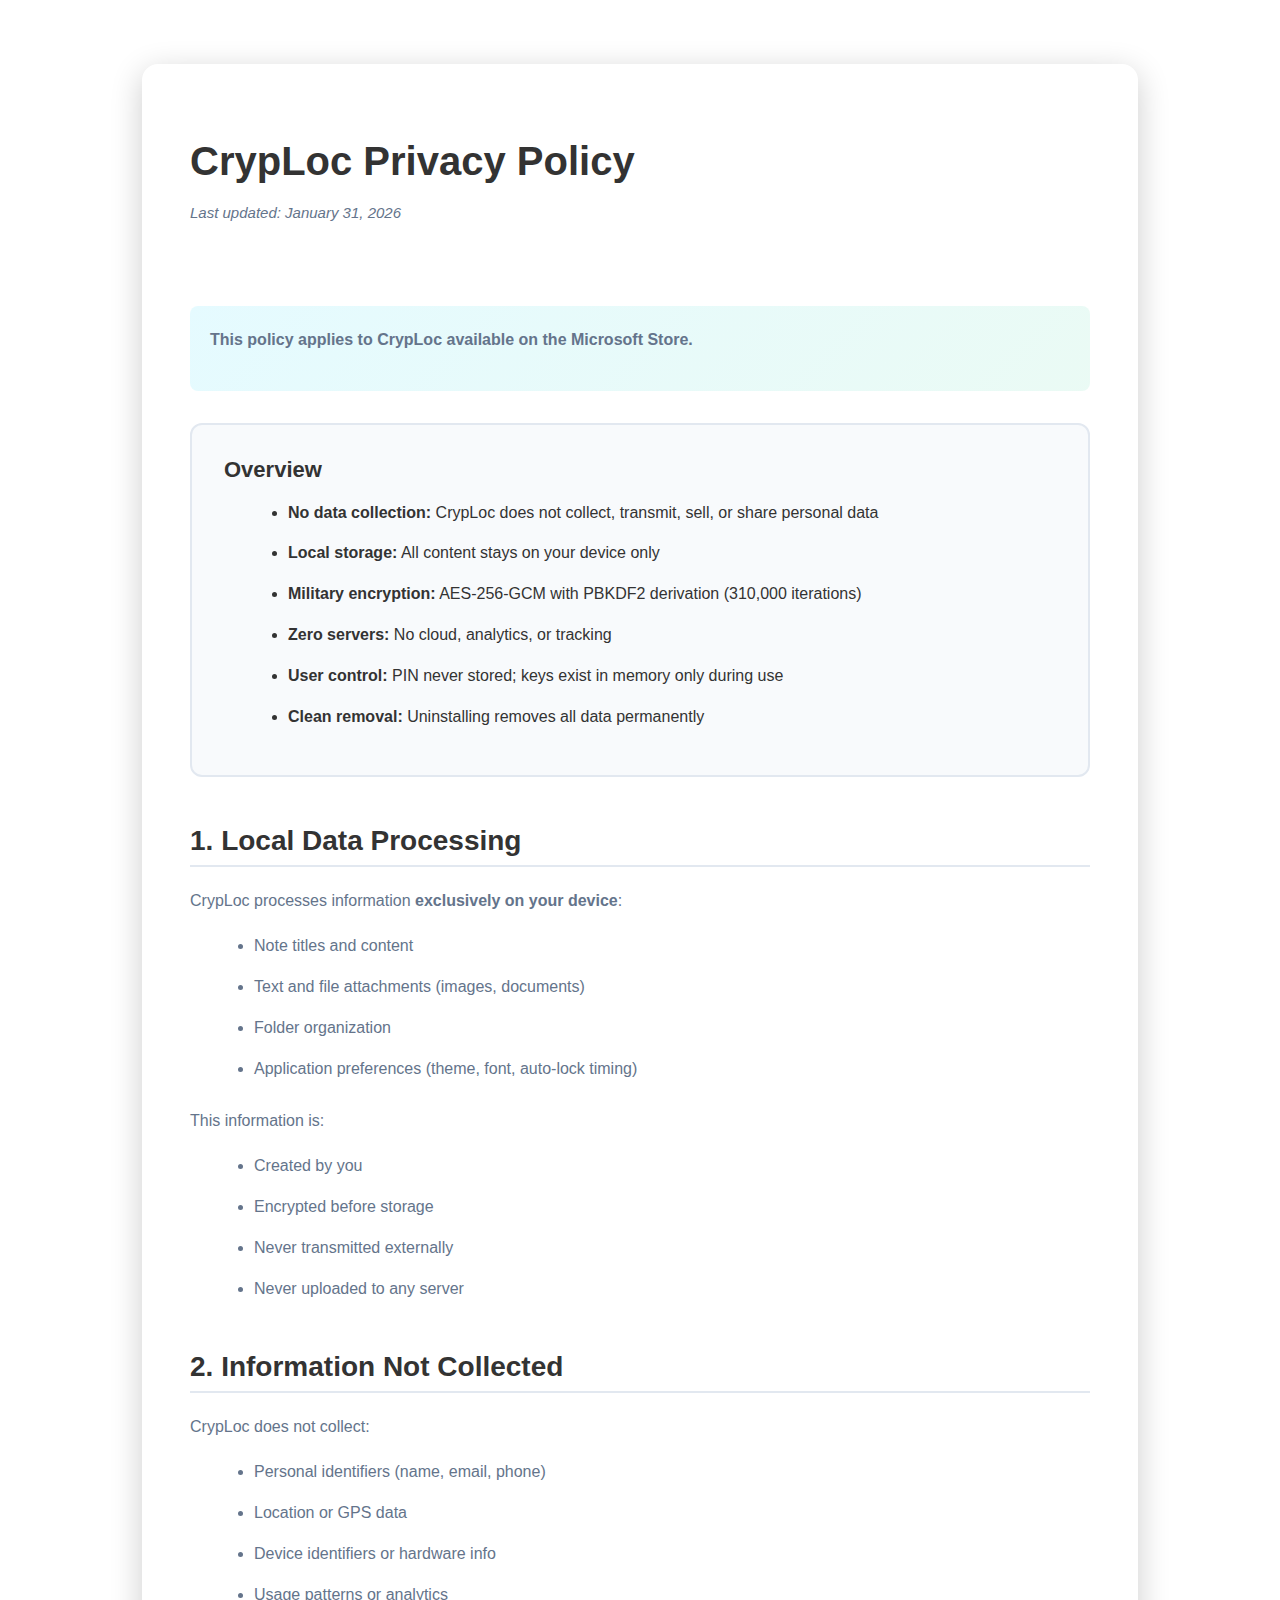
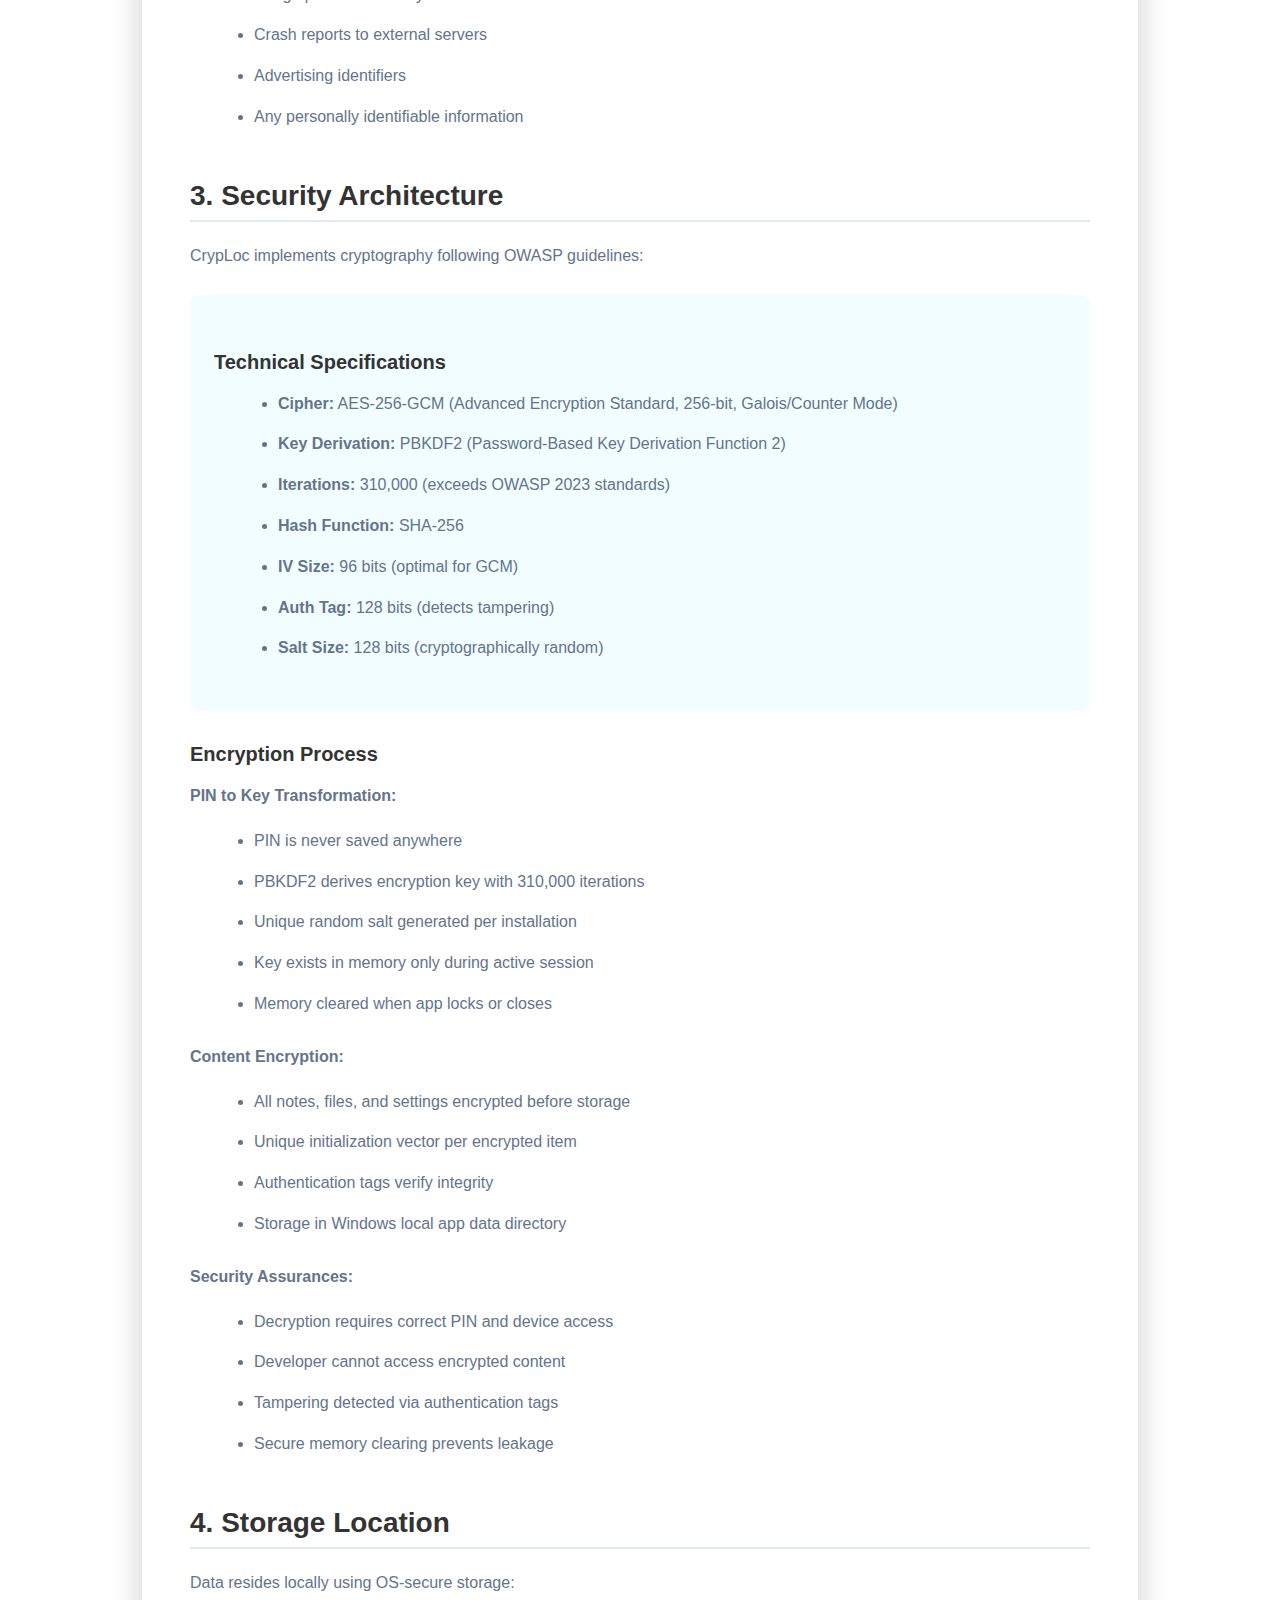
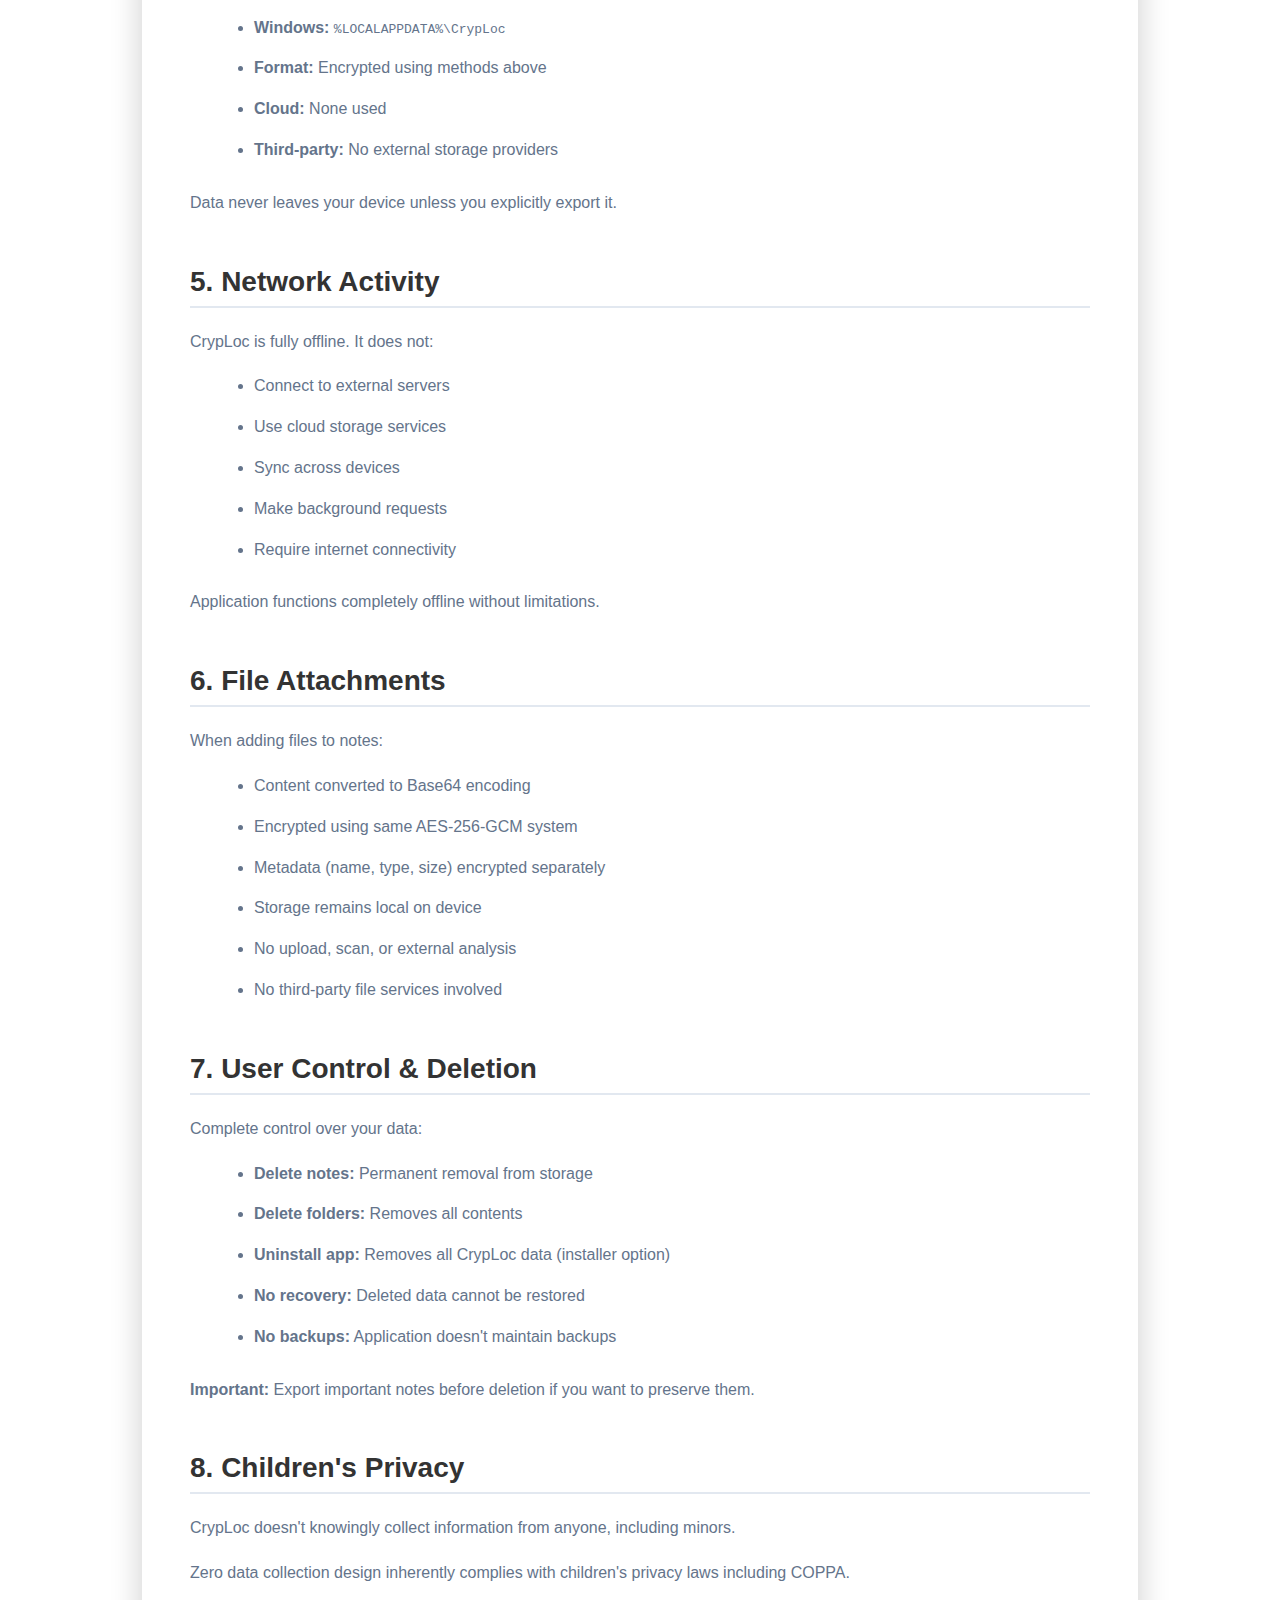
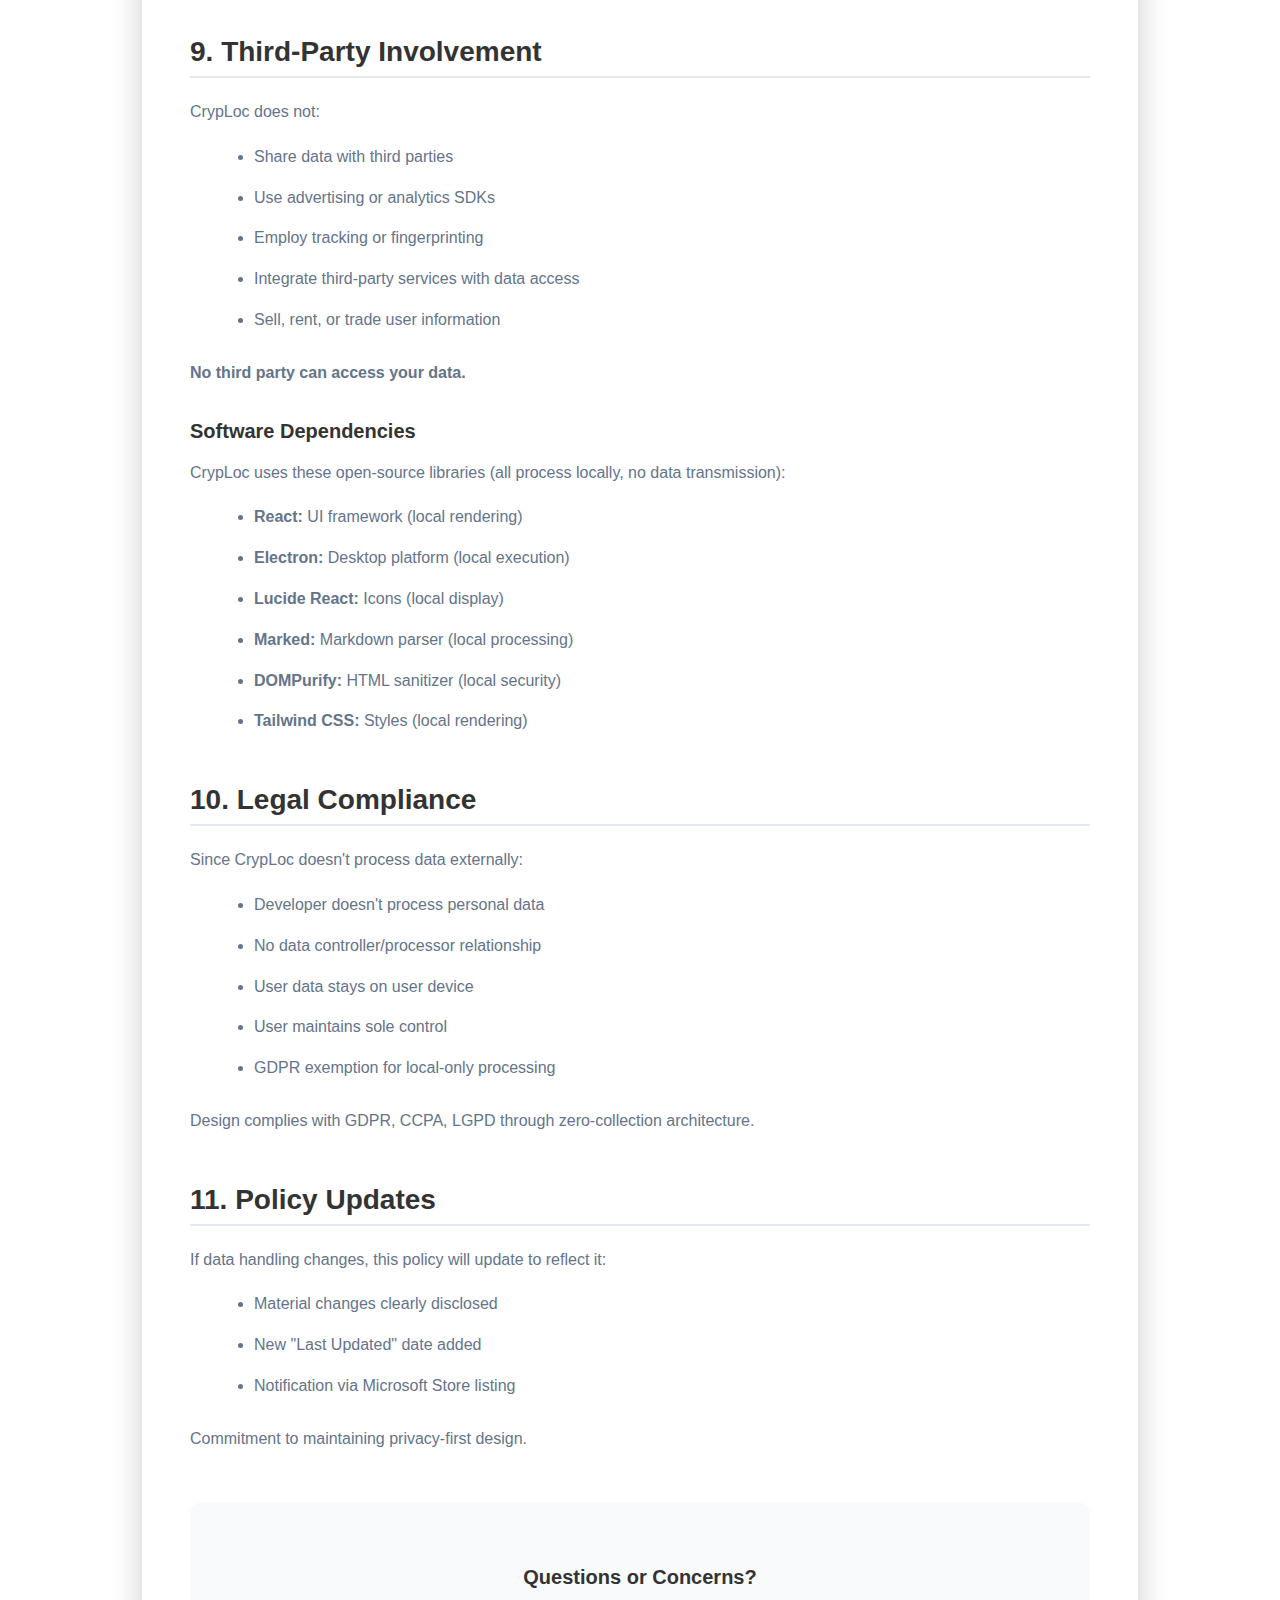
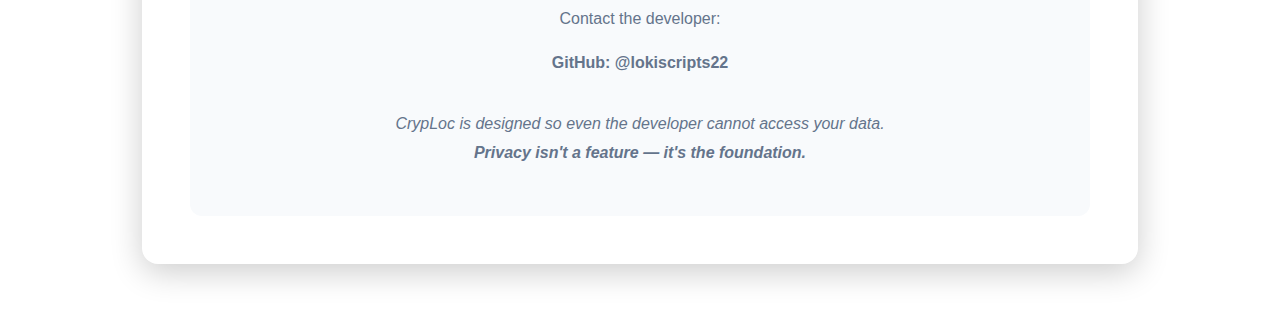
<file: privacy.html>
<!DOCTYPE html>
<html lang="en">
<head>
  <meta charset="UTF-8">
  <meta name="viewport" content="width=device-width, initial-scale=1.0">
  <title>CrypLoc Privacy Policy</title>
  <link rel="stylesheet" href="style.css">
  <style>
    body { background: var(--navy); padding: 0; margin: 0; }
    .document { max-width: 900px; margin: 4rem auto; padding: 3rem; background: white; border-radius: 16px; box-shadow: 0 8px 32px rgba(0, 0, 0, 0.2); color: var(--dark); }
    .intro { border-bottom: 3px solid var(--cyan); padding-bottom: 2rem; margin-bottom: 2rem; }
    .document h1 { color: var(--dark); font-size: 2.5rem; margin-bottom: 0.5rem; }
    .updated { color: #64748b; font-style: italic; font-size: 0.9375rem; }
    .notice { background: linear-gradient(135deg, rgba(0, 212, 255, 0.1), rgba(52, 211, 153, 0.1)); border-left: 4px solid var(--cyan); padding: 1.25rem; margin: 2rem 0; border-radius: 8px; }
    .notice p { margin: 0; color: var(--dark); font-weight: 600; }
    .document h2 { color: var(--cyan); margin-top: 3rem; margin-bottom: 1.25rem; font-size: 1.75rem; padding-bottom: 0.5rem; border-bottom: 2px solid #e2e8f0; }
    .document h3 { color: var(--dark); margin-top: 2rem; margin-bottom: 1rem; font-size: 1.25rem; }
    .document p, .document li { line-height: 1.8; color: #64748b; margin-bottom: 1rem; }
    .document ul { margin-left: 1.5rem; margin-bottom: 1.5rem; }
    .document li { margin-bottom: 0.75rem; }
    .document strong { color: var(--dark); font-weight: 600; }
    .summary { background: #f8fafc; border-radius: 12px; padding: 2rem; margin: 2rem 0; border: 2px solid #e2e8f0; }
    .summary h3 { color: var(--cyan); margin-top: 0; font-size: 1.375rem; }
    .summary ul { margin-bottom: 0; }
    .summary li { color: var(--dark); }
    .specs { background: rgba(0, 212, 255, 0.05); padding: 1.5rem; border-radius: 8px; margin: 1.5rem 0; }
    .specs code { background: rgba(0, 212, 255, 0.1); padding: 0.25rem 0.5rem; border-radius: 4px; font-family: 'Courier New', monospace; font-size: 0.875rem; color: var(--cyan); }
    .return { display: inline-flex; align-items: center; gap: 0.5rem; margin-bottom: 2rem; color: var(--cyan); text-decoration: none; font-weight: 600; transition: all 0.3s; }
    .return:hover { gap: 0.75rem; color: #0ea5e9; }
    .contact { background: #f8fafc; padding: 2rem; border-radius: 12px; margin-top: 3rem; text-align: center; }
    .contact p { margin-bottom: 1rem; }
    .contact a { color: var(--cyan); font-weight: 600; text-decoration: none; }
    .contact a:hover { color: #0ea5e9; text-decoration: underline; }
    @media (max-width: 768px) {
      .document { margin: 3rem 1rem; padding: 2rem 1.5rem; }
      .document h1 { font-size: 2rem; }
      .document h2 { font-size: 1.5rem; }
    }
  </style>
</head>
<body>
<div class="document">
  <div class="intro">
    <h1>CrypLoc Privacy Policy</h1>
    <p class="updated">Last updated: January 31, 2026</p>
  </div>
  
  <div class="notice">
    <p>This policy applies to CrypLoc available on the Microsoft Store.</p>
  </div>

  <div class="summary">
    <h3>Overview</h3>
    <ul>
      <li><strong>No data collection:</strong> CrypLoc does not collect, transmit, sell, or share personal data</li>
      <li><strong>Local storage:</strong> All content stays on your device only</li>
      <li><strong>Military encryption:</strong> AES-256-GCM with PBKDF2 derivation (310,000 iterations)</li>
      <li><strong>Zero servers:</strong> No cloud, analytics, or tracking</li>
      <li><strong>User control:</strong> PIN never stored; keys exist in memory only during use</li>
      <li><strong>Clean removal:</strong> Uninstalling removes all data permanently</li>
    </ul>
  </div>

  <h2>1. Local Data Processing</h2>
  <p>CrypLoc processes information <strong>exclusively on your device</strong>:</p>
  <ul>
    <li>Note titles and content</li>
    <li>Text and file attachments (images, documents)</li>
    <li>Folder organization</li>
    <li>Application preferences (theme, font, auto-lock timing)</li>
  </ul>
  <p>This information is:</p>
  <ul>
    <li>Created by you</li>
    <li>Encrypted before storage</li>
    <li>Never transmitted externally</li>
    <li>Never uploaded to any server</li>
  </ul>

  <h2>2. Information Not Collected</h2>
  <p>CrypLoc does not collect:</p>
  <ul>
    <li>Personal identifiers (name, email, phone)</li>
    <li>Location or GPS data</li>
    <li>Device identifiers or hardware info</li>
    <li>Usage patterns or analytics</li>
    <li>Crash reports to external servers</li>
    <li>Advertising identifiers</li>
    <li>Any personally identifiable information</li>
  </ul>

  <h2>3. Security Architecture</h2>
  <p>CrypLoc implements cryptography following OWASP guidelines:</p>
  
  <div class="specs">
    <h3>Technical Specifications</h3>
    <ul>
      <li><strong>Cipher:</strong> AES-256-GCM (Advanced Encryption Standard, 256-bit, Galois/Counter Mode)</li>
      <li><strong>Key Derivation:</strong> PBKDF2 (Password-Based Key Derivation Function 2)</li>
      <li><strong>Iterations:</strong> 310,000 (exceeds OWASP 2023 standards)</li>
      <li><strong>Hash Function:</strong> SHA-256</li>
      <li><strong>IV Size:</strong> 96 bits (optimal for GCM)</li>
      <li><strong>Auth Tag:</strong> 128 bits (detects tampering)</li>
      <li><strong>Salt Size:</strong> 128 bits (cryptographically random)</li>
    </ul>
  </div>

  <h3>Encryption Process</h3>
  <p><strong>PIN to Key Transformation:</strong></p>
  <ul>
    <li>PIN is never saved anywhere</li>
    <li>PBKDF2 derives encryption key with 310,000 iterations</li>
    <li>Unique random salt generated per installation</li>
    <li>Key exists in memory only during active session</li>
    <li>Memory cleared when app locks or closes</li>
  </ul>

  <p><strong>Content Encryption:</strong></p>
  <ul>
    <li>All notes, files, and settings encrypted before storage</li>
    <li>Unique initialization vector per encrypted item</li>
    <li>Authentication tags verify integrity</li>
    <li>Storage in Windows local app data directory</li>
  </ul>

  <p><strong>Security Assurances:</strong></p>
  <ul>
    <li>Decryption requires correct PIN and device access</li>
    <li>Developer cannot access encrypted content</li>
    <li>Tampering detected via authentication tags</li>
    <li>Secure memory clearing prevents leakage</li>
  </ul>

  <h2>4. Storage Location</h2>
  <p>Data resides locally using OS-secure storage:</p>
  <ul>
    <li><strong>Windows:</strong> <code>%LOCALAPPDATA%\CrypLoc</code></li>
    <li><strong>Format:</strong> Encrypted using methods above</li>
    <li><strong>Cloud:</strong> None used</li>
    <li><strong>Third-party:</strong> No external storage providers</li>
  </ul>
  <p>Data never leaves your device unless you explicitly export it.</p>

  <h2>5. Network Activity</h2>
  <p>CrypLoc is fully offline. It does not:</p>
  <ul>
    <li>Connect to external servers</li>
    <li>Use cloud storage services</li>
    <li>Sync across devices</li>
    <li>Make background requests</li>
    <li>Require internet connectivity</li>
  </ul>
  <p>Application functions completely offline without limitations.</p>

  <h2>6. File Attachments</h2>
  <p>When adding files to notes:</p>
  <ul>
    <li>Content converted to Base64 encoding</li>
    <li>Encrypted using same AES-256-GCM system</li>
    <li>Metadata (name, type, size) encrypted separately</li>
    <li>Storage remains local on device</li>
    <li>No upload, scan, or external analysis</li>
    <li>No third-party file services involved</li>
  </ul>

  <h2>7. User Control & Deletion</h2>
  <p>Complete control over your data:</p>
  <ul>
    <li><strong>Delete notes:</strong> Permanent removal from storage</li>
    <li><strong>Delete folders:</strong> Removes all contents</li>
    <li><strong>Uninstall app:</strong> Removes all CrypLoc data (installer option)</li>
    <li><strong>No recovery:</strong> Deleted data cannot be restored</li>
    <li><strong>No backups:</strong> Application doesn't maintain backups</li>
  </ul>
  <p><strong>Important:</strong> Export important notes before deletion if you want to preserve them.</p>

  <h2>8. Children's Privacy</h2>
  <p>CrypLoc doesn't knowingly collect information from anyone, including minors.</p>
  <p>Zero data collection design inherently complies with children's privacy laws including COPPA.</p>

  <h2>9. Third-Party Involvement</h2>
  <p>CrypLoc does not:</p>
  <ul>
    <li>Share data with third parties</li>
    <li>Use advertising or analytics SDKs</li>
    <li>Employ tracking or fingerprinting</li>
    <li>Integrate third-party services with data access</li>
    <li>Sell, rent, or trade user information</li>
  </ul>
  <p><strong>No third party can access your data.</strong></p>

  <h3>Software Dependencies</h3>
  <p>CrypLoc uses these open-source libraries (all process locally, no data transmission):</p>
  <ul>
    <li><strong>React:</strong> UI framework (local rendering)</li>
    <li><strong>Electron:</strong> Desktop platform (local execution)</li>
    <li><strong>Lucide React:</strong> Icons (local display)</li>
    <li><strong>Marked:</strong> Markdown parser (local processing)</li>
    <li><strong>DOMPurify:</strong> HTML sanitizer (local security)</li>
    <li><strong>Tailwind CSS:</strong> Styles (local rendering)</li>
  </ul>

  <h2>10. Legal Compliance</h2>
  <p>Since CrypLoc doesn't process data externally:</p>
  <ul>
    <li>Developer doesn't process personal data</li>
    <li>No data controller/processor relationship</li>
    <li>User data stays on user device</li>
    <li>User maintains sole control</li>
    <li>GDPR exemption for local-only processing</li>
  </ul>
  <p>Design complies with GDPR, CCPA, LGPD through zero-collection architecture.</p>

  <h2>11. Policy Updates</h2>
  <p>If data handling changes, this policy will update to reflect it:</p>
  <ul>
    <li>Material changes clearly disclosed</li>
    <li>New "Last Updated" date added</li>
    <li>Notification via Microsoft Store listing</li>
  </ul>
  <p>Commitment to maintaining privacy-first design.</p>

  <div class="contact">
    <h3>Questions or Concerns?</h3>
    <p>Contact the developer:</p>
    <p><a href="https://github.com/lokiscripts22" target="_blank">GitHub: @lokiscripts22</a></p>
    <p style="margin-top: 2rem; font-style: italic; color: #64748b;">
      CrypLoc is designed so even the developer cannot access your data.<br>
      <strong style="color: var(--cyan);">Privacy isn't a feature — it's the foundation.</strong>
    </p>
  </div>
</div>
</body>
</html>
</file>
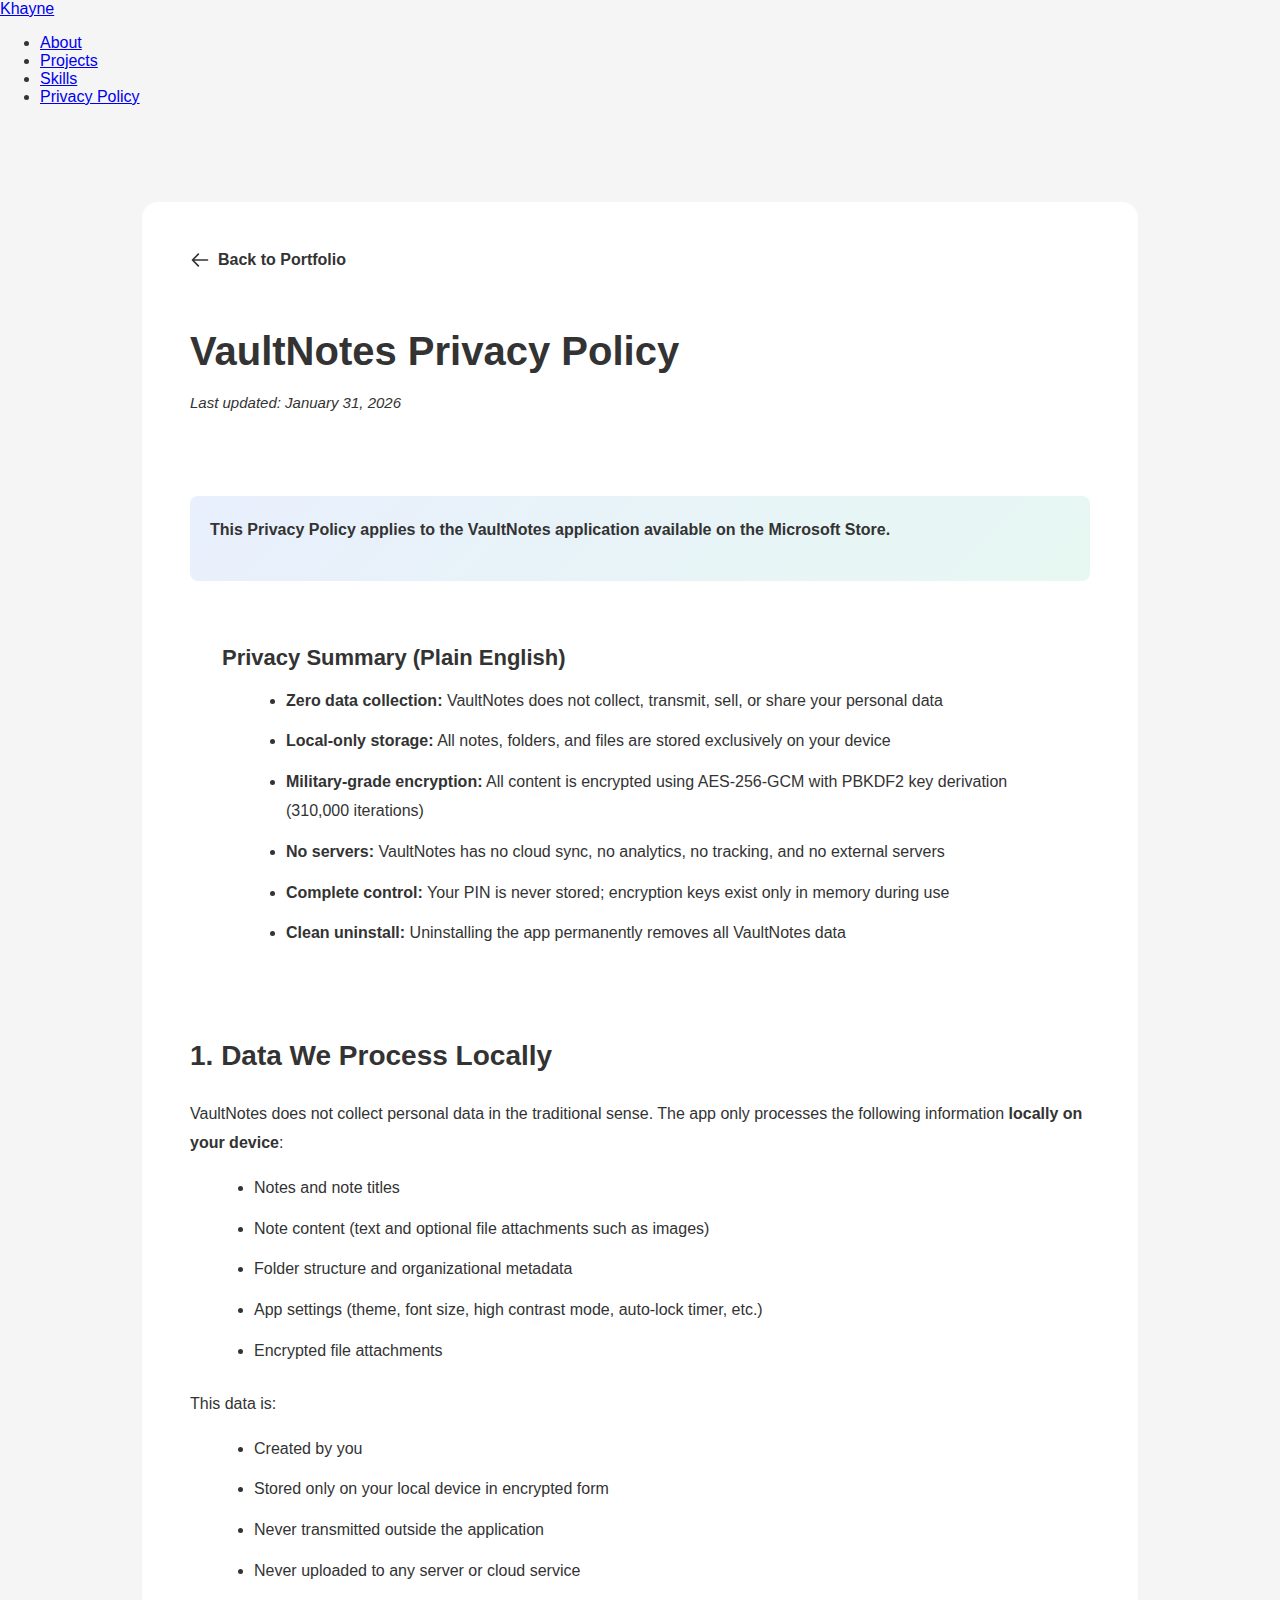
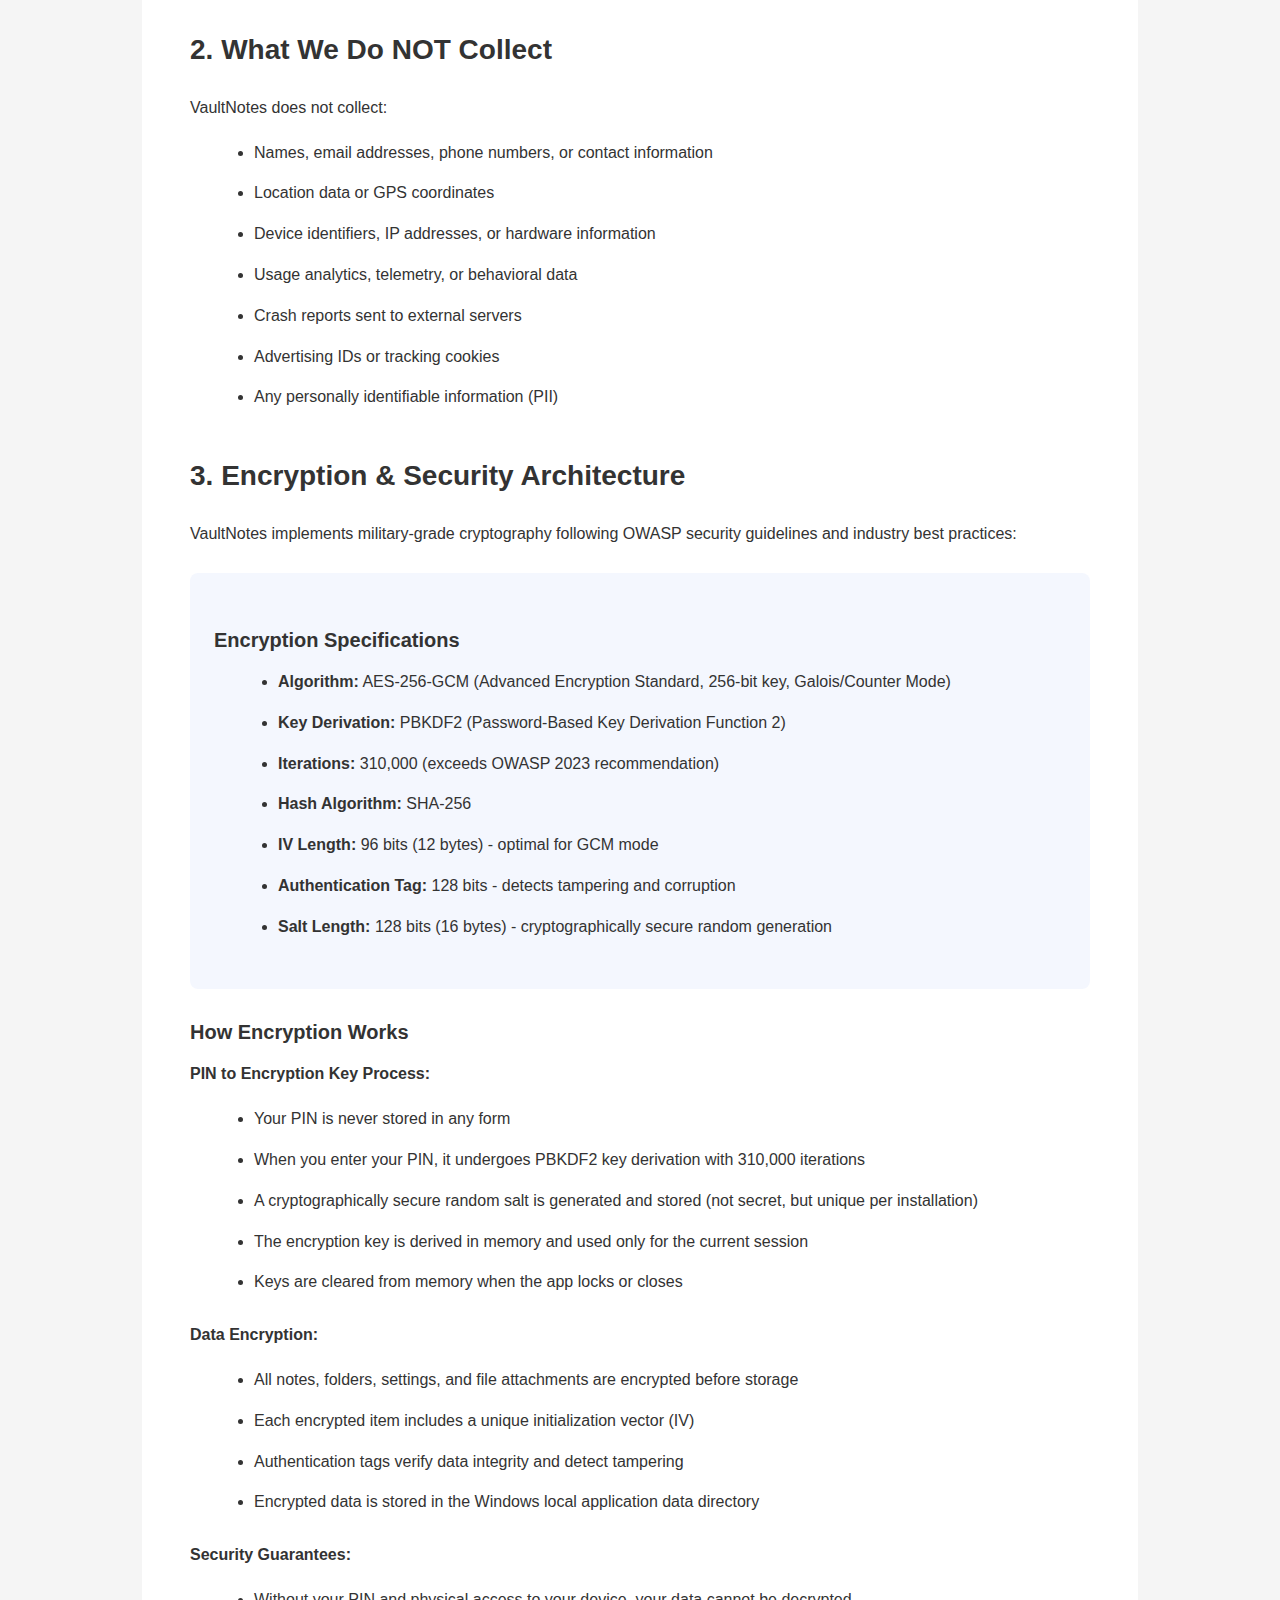
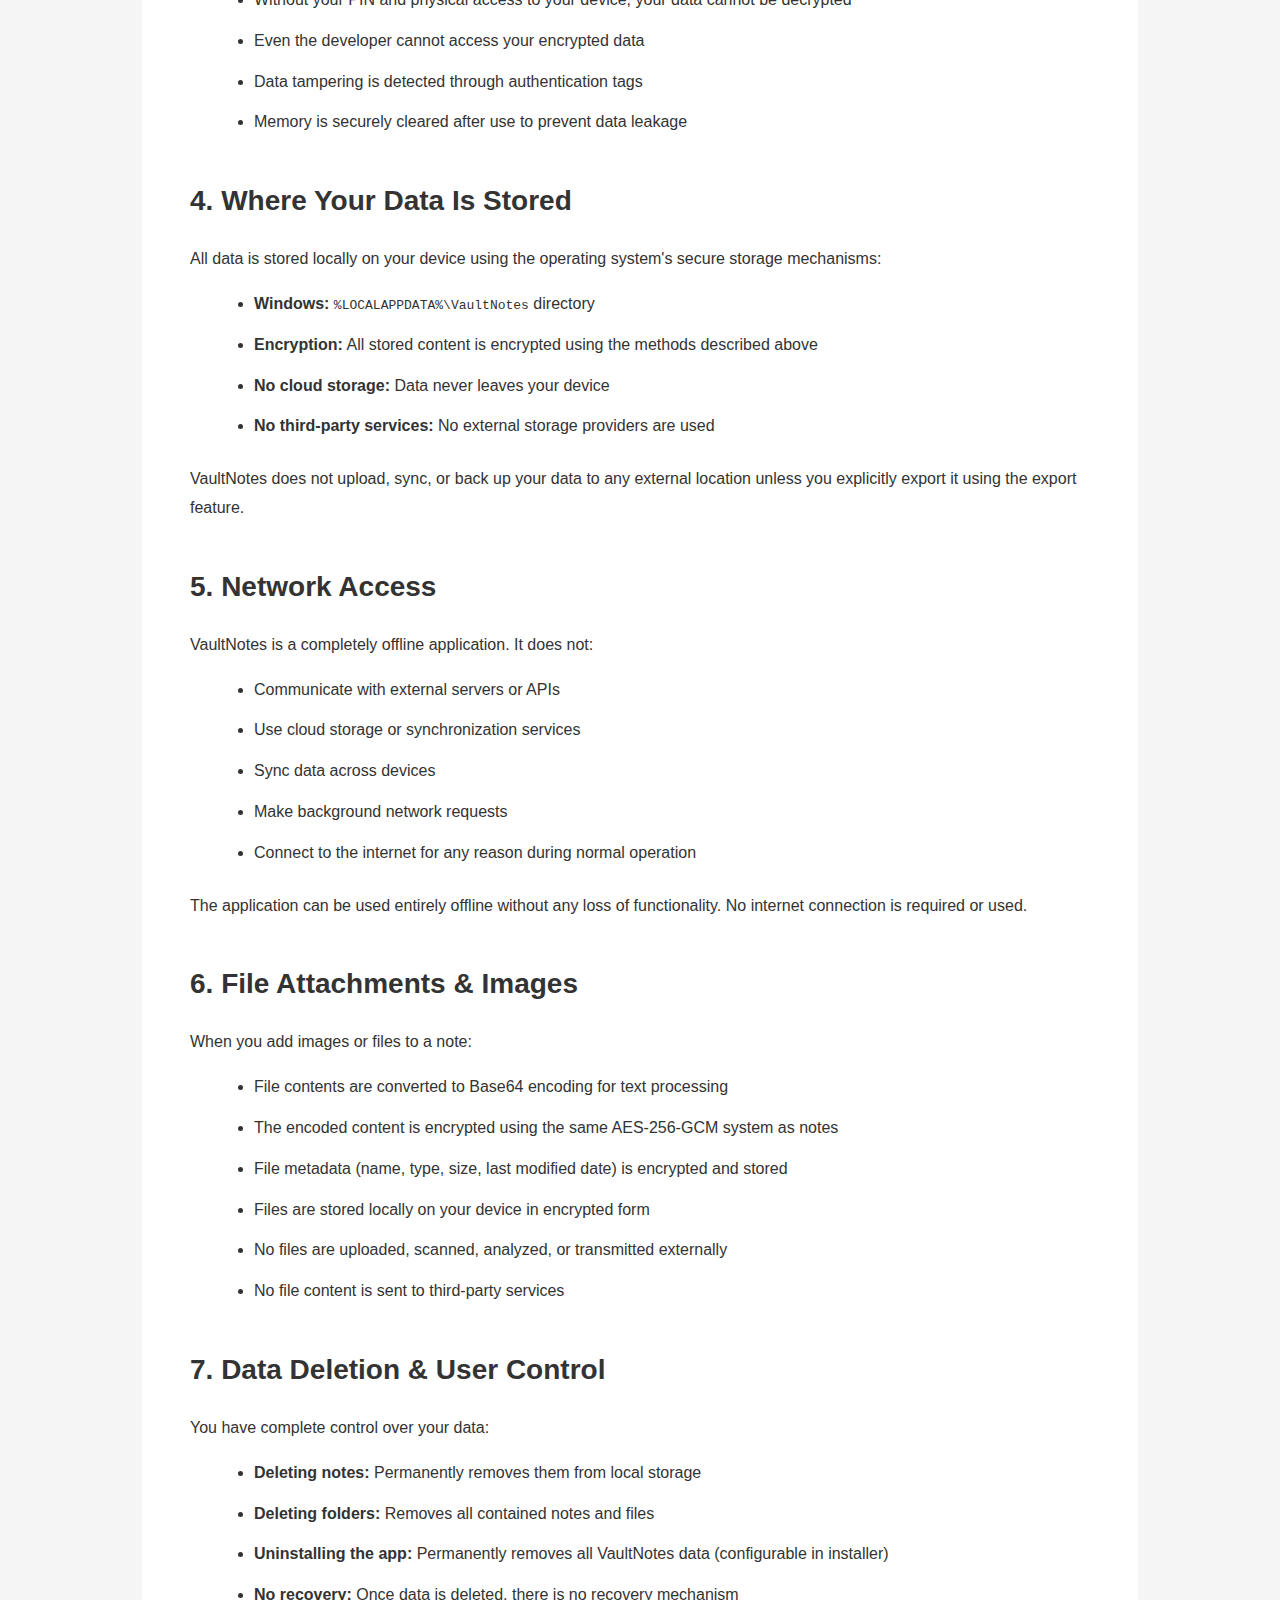
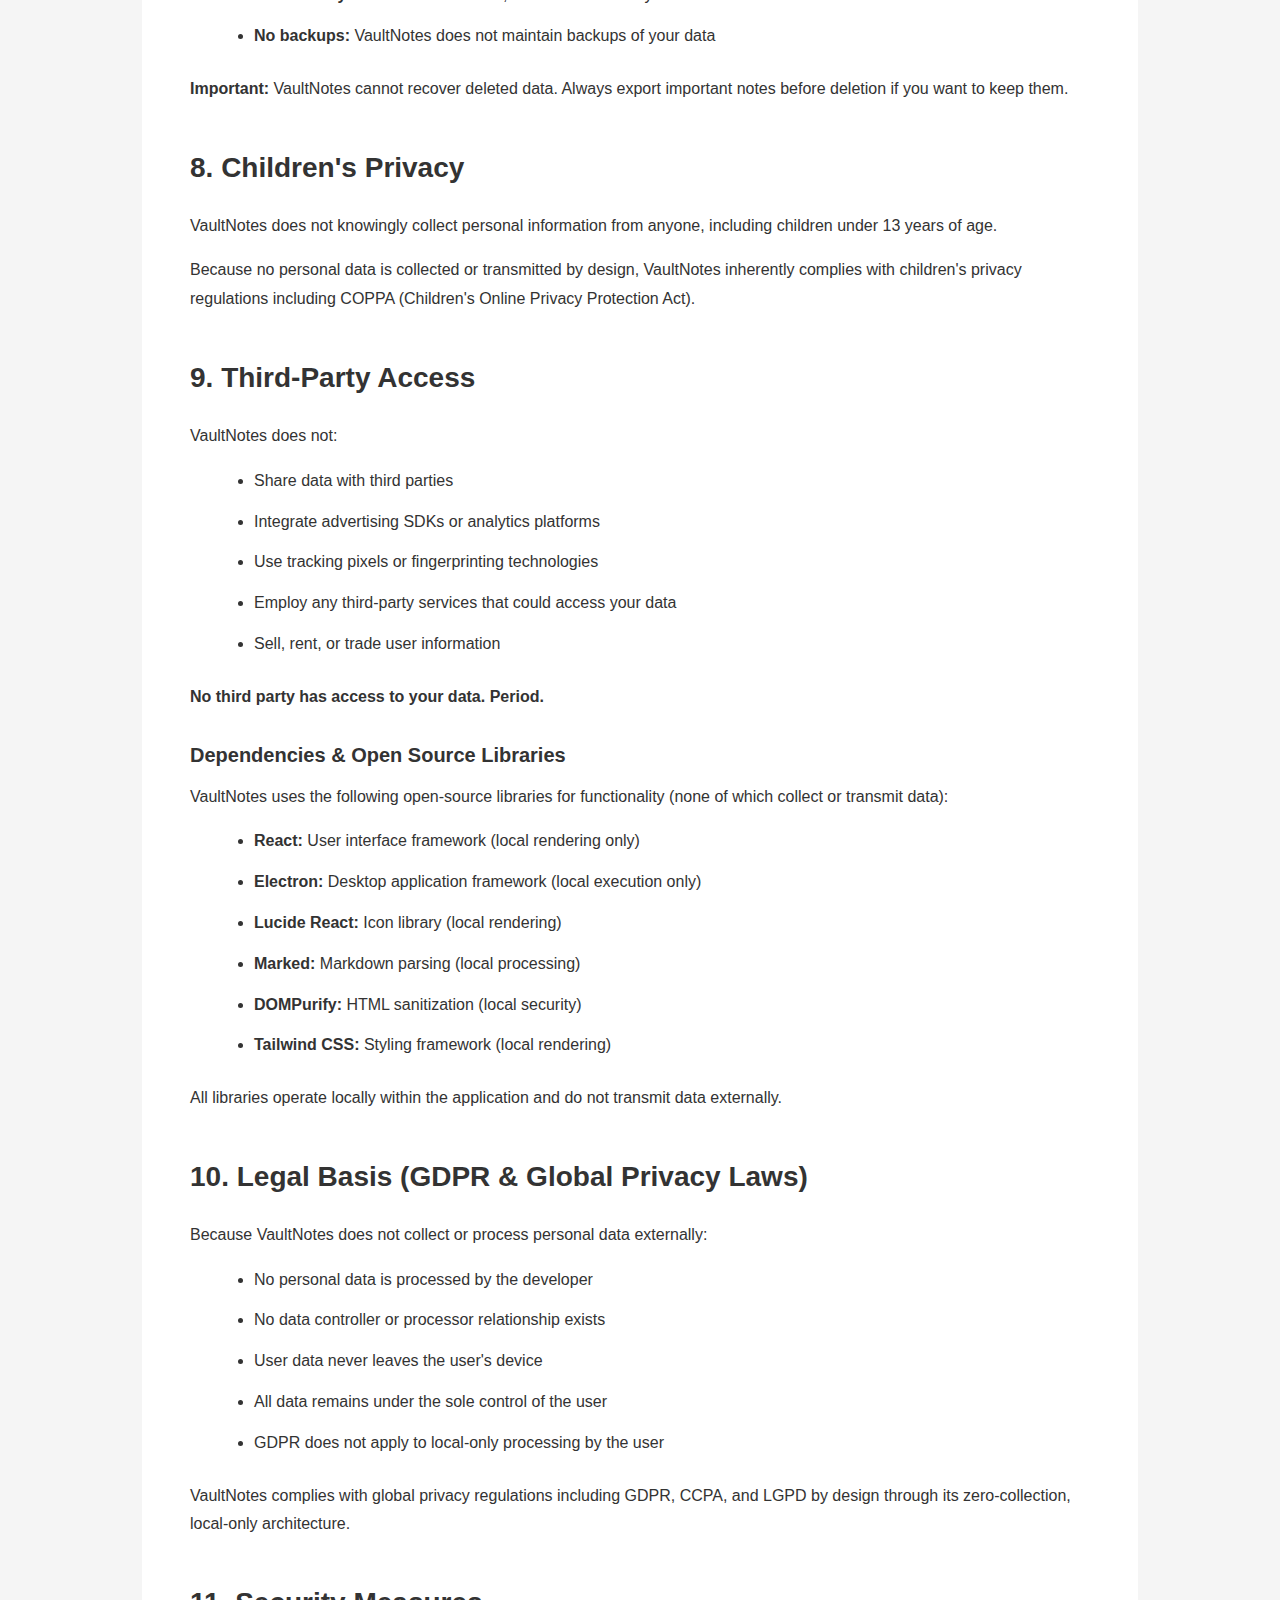
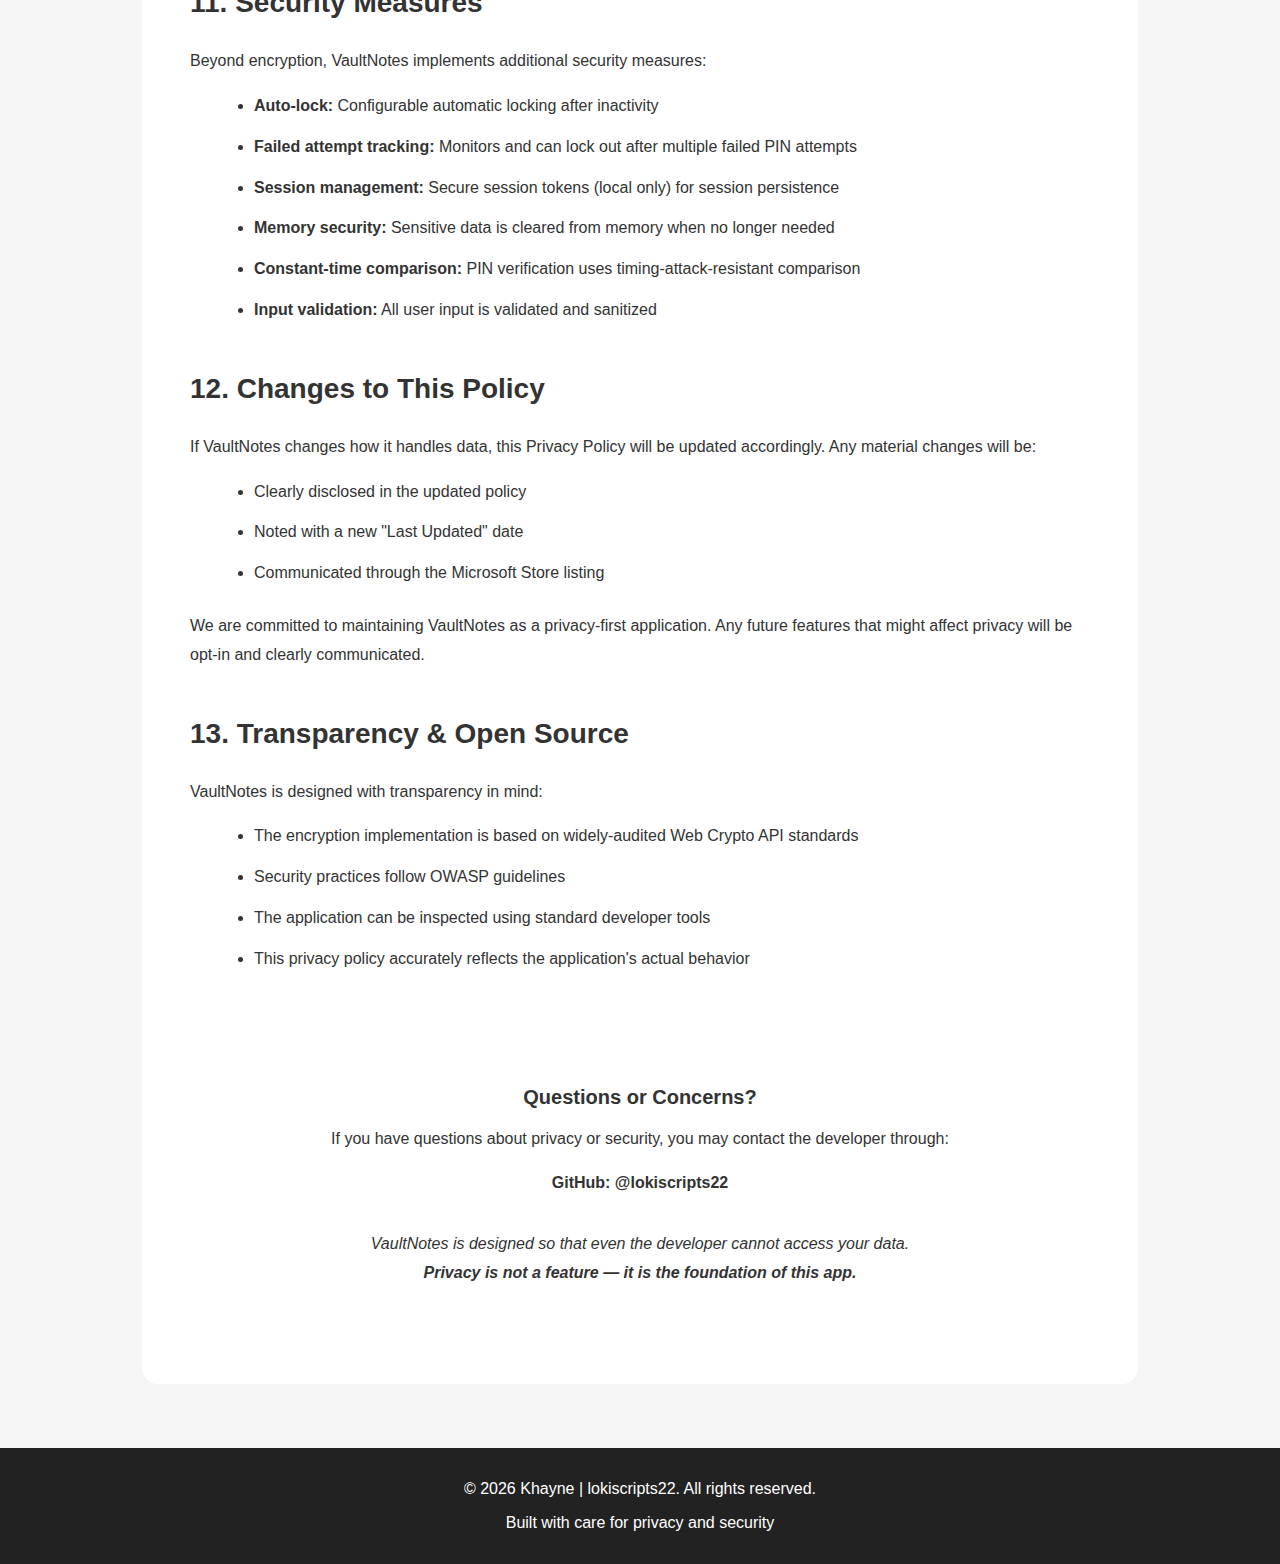
<file: Privacy.html>
<!DOCTYPE html>
<html lang="en">
<head>
  <meta charset="UTF-8" />
  <meta name="viewport" content="width=device-width, initial-scale=1.0" />
  <title>Privacy Policy | VaultNotes</title>
  <meta name="description" content="Privacy Policy for VaultNotes - A privacy-first encrypted notes application" />
  <link rel="stylesheet" href="style.css" />
  <style>
    .privacy-container {
      max-width: 900px;
      margin: 6rem auto 4rem;
      padding: 3rem;
      background: white;
      border-radius: 16px;
      box-shadow: var(--shadow-lg);
    }
    
    .privacy-header {
      border-bottom: 3px solid var(--primary-color);
      padding-bottom: 2rem;
      margin-bottom: 2rem;
    }
    
    .privacy-container h1 {
      color: var(--text-dark);
      font-size: 2.5rem;
      margin-bottom: 0.5rem;
    }
    
    .last-updated {
      color: var(--text-light);
      font-style: italic;
      font-size: 0.9375rem;
    }
    
    .app-notice {
      background: linear-gradient(135deg, rgba(37, 99, 235, 0.1), rgba(16, 185, 129, 0.1));
      border-left: 4px solid var(--primary-color);
      padding: 1.25rem;
      margin: 2rem 0;
      border-radius: 8px;
    }
    
    .app-notice p {
      margin: 0;
      color: var(--text-dark);
      font-weight: 600;
    }
    
    .privacy-container h2 {
      color: var(--primary-color);
      margin-top: 3rem;
      margin-bottom: 1.25rem;
      font-size: 1.75rem;
      padding-bottom: 0.5rem;
      border-bottom: 2px solid var(--border-color);
    }
    
    .privacy-container h3 {
      color: var(--text-dark);
      margin-top: 2rem;
      margin-bottom: 1rem;
      font-size: 1.25rem;
    }
    
    .privacy-container p,
    .privacy-container li {
      line-height: 1.8;
      color: var(--text-light);
      margin-bottom: 1rem;
    }
    
    .privacy-container ul {
      margin-left: 1.5rem;
      margin-bottom: 1.5rem;
    }
    
    .privacy-container li {
      margin-bottom: 0.75rem;
    }
    
    .privacy-container strong {
      color: var(--text-dark);
      font-weight: 600;
    }
    
    .summary-box {
      background: var(--light-bg);
      border-radius: 12px;
      padding: 2rem;
      margin: 2rem 0;
      border: 2px solid var(--border-color);
    }
    
    .summary-box h3 {
      color: var(--primary-color);
      margin-top: 0;
      font-size: 1.375rem;
    }
    
    .summary-box ul {
      margin-bottom: 0;
    }
    
    .summary-box li {
      color: var(--text-dark);
    }
    
    .tech-specs {
      background: rgba(37, 99, 235, 0.05);
      padding: 1.5rem;
      border-radius: 8px;
      margin: 1.5rem 0;
    }
    
    .tech-specs code {
      background: rgba(37, 99, 235, 0.1);
      padding: 0.25rem 0.5rem;
      border-radius: 4px;
      font-family: 'Courier New', monospace;
      font-size: 0.875rem;
      color: var(--primary-color);
    }
    
    .back-link {
      display: inline-flex;
      align-items: center;
      gap: 0.5rem;
      margin-bottom: 2rem;
      color: var(--primary-color);
      text-decoration: none;
      font-weight: 600;
      transition: var(--transition);
    }
    
    .back-link:hover {
      gap: 0.75rem;
      color: var(--primary-dark);
    }
    
    .contact-section {
      background: var(--light-bg);
      padding: 2rem;
      border-radius: 12px;
      margin-top: 3rem;
      text-align: center;
    }
    
    .contact-section p {
      margin-bottom: 1rem;
    }
    
    .contact-section a {
      color: var(--primary-color);
      font-weight: 600;
      text-decoration: none;
    }
    
    .contact-section a:hover {
      color: var(--primary-dark);
      text-decoration: underline;
    }
    
    @media (max-width: 768px) {
      .privacy-container {
        margin: 5rem 1rem 2rem;
        padding: 2rem 1.5rem;
      }
      
      .privacy-container h1 {
        font-size: 2rem;
      }
      
      .privacy-container h2 {
        font-size: 1.5rem;
      }
    }
  </style>
</head>

<body>

<!-- Navigation -->
<nav class="navbar">
  <div class="nav-container">
    <a href="index.html" class="nav-logo">Khayne</a>
    <ul class="nav-menu">
      <li><a href="index.html#about" class="nav-link">About</a></li>
      <li><a href="index.html#projects" class="nav-link">Projects</a></li>
      <li><a href="index.html#skills" class="nav-link">Skills</a></li>
      <li><a href="privacy.html" class="nav-link">Privacy Policy</a></li>
    </ul>
  </div>
</nav>

<div class="privacy-container">
  <a href="index.html" class="back-link">
    <svg width="20" height="20" fill="none" stroke="currentColor" viewBox="0 0 24 24">
      <path stroke-linecap="round" stroke-linejoin="round" stroke-width="2" d="M10 19l-7-7m0 0l7-7m-7 7h18"/>
    </svg>
    Back to Portfolio
  </a>
  
  <div class="privacy-header">
    <h1>VaultNotes Privacy Policy</h1>
    <p class="last-updated">Last updated: January 31, 2026</p>
  </div>
  
  <div class="app-notice">
    <p>This Privacy Policy applies to the VaultNotes application available on the Microsoft Store.</p>
  </div>

  <div class="summary-box">
    <h3>Privacy Summary (Plain English)</h3>
    <ul>
      <li><strong>Zero data collection:</strong> VaultNotes does not collect, transmit, sell, or share your personal data</li>
      <li><strong>Local-only storage:</strong> All notes, folders, and files are stored exclusively on your device</li>
      <li><strong>Military-grade encryption:</strong> All content is encrypted using AES-256-GCM with PBKDF2 key derivation (310,000 iterations)</li>
      <li><strong>No servers:</strong> VaultNotes has no cloud sync, no analytics, no tracking, and no external servers</li>
      <li><strong>Complete control:</strong> Your PIN is never stored; encryption keys exist only in memory during use</li>
      <li><strong>Clean uninstall:</strong> Uninstalling the app permanently removes all VaultNotes data</li>
    </ul>
  </div>

  <h2>1. Data We Process Locally</h2>
  <p>VaultNotes does not collect personal data in the traditional sense. The app only processes the following information <strong>locally on your device</strong>:</p>
  <ul>
    <li>Notes and note titles</li>
    <li>Note content (text and optional file attachments such as images)</li>
    <li>Folder structure and organizational metadata</li>
    <li>App settings (theme, font size, high contrast mode, auto-lock timer, etc.)</li>
    <li>Encrypted file attachments</li>
  </ul>
  <p>This data is:</p>
  <ul>
    <li>Created by you</li>
    <li>Stored only on your local device in encrypted form</li>
    <li>Never transmitted outside the application</li>
    <li>Never uploaded to any server or cloud service</li>
  </ul>

  <h2>2. What We Do NOT Collect</h2>
  <p>VaultNotes does not collect:</p>
  <ul>
    <li>Names, email addresses, phone numbers, or contact information</li>
    <li>Location data or GPS coordinates</li>
    <li>Device identifiers, IP addresses, or hardware information</li>
    <li>Usage analytics, telemetry, or behavioral data</li>
    <li>Crash reports sent to external servers</li>
    <li>Advertising IDs or tracking cookies</li>
    <li>Any personally identifiable information (PII)</li>
  </ul>

  <h2>3. Encryption & Security Architecture</h2>
  <p>VaultNotes implements military-grade cryptography following OWASP security guidelines and industry best practices:</p>
  
  <div class="tech-specs">
    <h3>Encryption Specifications</h3>
    <ul>
      <li><strong>Algorithm:</strong> AES-256-GCM (Advanced Encryption Standard, 256-bit key, Galois/Counter Mode)</li>
      <li><strong>Key Derivation:</strong> PBKDF2 (Password-Based Key Derivation Function 2)</li>
      <li><strong>Iterations:</strong> 310,000 (exceeds OWASP 2023 recommendation)</li>
      <li><strong>Hash Algorithm:</strong> SHA-256</li>
      <li><strong>IV Length:</strong> 96 bits (12 bytes) - optimal for GCM mode</li>
      <li><strong>Authentication Tag:</strong> 128 bits - detects tampering and corruption</li>
      <li><strong>Salt Length:</strong> 128 bits (16 bytes) - cryptographically secure random generation</li>
    </ul>
  </div>

  <h3>How Encryption Works</h3>
  <p><strong>PIN to Encryption Key Process:</strong></p>
  <ul>
    <li>Your PIN is never stored in any form</li>
    <li>When you enter your PIN, it undergoes PBKDF2 key derivation with 310,000 iterations</li>
    <li>A cryptographically secure random salt is generated and stored (not secret, but unique per installation)</li>
    <li>The encryption key is derived in memory and used only for the current session</li>
    <li>Keys are cleared from memory when the app locks or closes</li>
  </ul>

  <p><strong>Data Encryption:</strong></p>
  <ul>
    <li>All notes, folders, settings, and file attachments are encrypted before storage</li>
    <li>Each encrypted item includes a unique initialization vector (IV)</li>
    <li>Authentication tags verify data integrity and detect tampering</li>
    <li>Encrypted data is stored in the Windows local application data directory</li>
  </ul>

  <p><strong>Security Guarantees:</strong></p>
  <ul>
    <li>Without your PIN and physical access to your device, your data cannot be decrypted</li>
    <li>Even the developer cannot access your encrypted data</li>
    <li>Data tampering is detected through authentication tags</li>
    <li>Memory is securely cleared after use to prevent data leakage</li>
  </ul>

  <h2>4. Where Your Data Is Stored</h2>
  <p>All data is stored locally on your device using the operating system's secure storage mechanisms:</p>
  <ul>
    <li><strong>Windows:</strong> <code>%LOCALAPPDATA%\VaultNotes</code> directory</li>
    <li><strong>Encryption:</strong> All stored content is encrypted using the methods described above</li>
    <li><strong>No cloud storage:</strong> Data never leaves your device</li>
    <li><strong>No third-party services:</strong> No external storage providers are used</li>
  </ul>
  <p>VaultNotes does not upload, sync, or back up your data to any external location unless you explicitly export it using the export feature.</p>

  <h2>5. Network Access</h2>
  <p>VaultNotes is a completely offline application. It does not:</p>
  <ul>
    <li>Communicate with external servers or APIs</li>
    <li>Use cloud storage or synchronization services</li>
    <li>Sync data across devices</li>
    <li>Make background network requests</li>
    <li>Connect to the internet for any reason during normal operation</li>
  </ul>
  <p>The application can be used entirely offline without any loss of functionality. No internet connection is required or used.</p>

  <h2>6. File Attachments & Images</h2>
  <p>When you add images or files to a note:</p>
  <ul>
    <li>File contents are converted to Base64 encoding for text processing</li>
    <li>The encoded content is encrypted using the same AES-256-GCM system as notes</li>
    <li>File metadata (name, type, size, last modified date) is encrypted and stored</li>
    <li>Files are stored locally on your device in encrypted form</li>
    <li>No files are uploaded, scanned, analyzed, or transmitted externally</li>
    <li>No file content is sent to third-party services</li>
  </ul>

  <h2>7. Data Deletion & User Control</h2>
  <p>You have complete control over your data:</p>
  <ul>
    <li><strong>Deleting notes:</strong> Permanently removes them from local storage</li>
    <li><strong>Deleting folders:</strong> Removes all contained notes and files</li>
    <li><strong>Uninstalling the app:</strong> Permanently removes all VaultNotes data (configurable in installer)</li>
    <li><strong>No recovery:</strong> Once data is deleted, there is no recovery mechanism</li>
    <li><strong>No backups:</strong> VaultNotes does not maintain backups of your data</li>
  </ul>
  <p><strong>Important:</strong> VaultNotes cannot recover deleted data. Always export important notes before deletion if you want to keep them.</p>

  <h2>8. Children's Privacy</h2>
  <p>VaultNotes does not knowingly collect personal information from anyone, including children under 13 years of age.</p>
  <p>Because no personal data is collected or transmitted by design, VaultNotes inherently complies with children's privacy regulations including COPPA (Children's Online Privacy Protection Act).</p>

  <h2>9. Third-Party Access</h2>
  <p>VaultNotes does not:</p>
  <ul>
    <li>Share data with third parties</li>
    <li>Integrate advertising SDKs or analytics platforms</li>
    <li>Use tracking pixels or fingerprinting technologies</li>
    <li>Employ any third-party services that could access your data</li>
    <li>Sell, rent, or trade user information</li>
  </ul>
  <p><strong>No third party has access to your data. Period.</strong></p>

  <h3>Dependencies & Open Source Libraries</h3>
  <p>VaultNotes uses the following open-source libraries for functionality (none of which collect or transmit data):</p>
  <ul>
    <li><strong>React:</strong> User interface framework (local rendering only)</li>
    <li><strong>Electron:</strong> Desktop application framework (local execution only)</li>
    <li><strong>Lucide React:</strong> Icon library (local rendering)</li>
    <li><strong>Marked:</strong> Markdown parsing (local processing)</li>
    <li><strong>DOMPurify:</strong> HTML sanitization (local security)</li>
    <li><strong>Tailwind CSS:</strong> Styling framework (local rendering)</li>
  </ul>
  <p>All libraries operate locally within the application and do not transmit data externally.</p>

  <h2>10. Legal Basis (GDPR & Global Privacy Laws)</h2>
  <p>Because VaultNotes does not collect or process personal data externally:</p>
  <ul>
    <li>No personal data is processed by the developer</li>
    <li>No data controller or processor relationship exists</li>
    <li>User data never leaves the user's device</li>
    <li>All data remains under the sole control of the user</li>
    <li>GDPR does not apply to local-only processing by the user</li>
  </ul>
  <p>VaultNotes complies with global privacy regulations including GDPR, CCPA, and LGPD by design through its zero-collection, local-only architecture.</p>

  <h2>11. Security Measures</h2>
  <p>Beyond encryption, VaultNotes implements additional security measures:</p>
  <ul>
    <li><strong>Auto-lock:</strong> Configurable automatic locking after inactivity</li>
    <li><strong>Failed attempt tracking:</strong> Monitors and can lock out after multiple failed PIN attempts</li>
    <li><strong>Session management:</strong> Secure session tokens (local only) for session persistence</li>
    <li><strong>Memory security:</strong> Sensitive data is cleared from memory when no longer needed</li>
    <li><strong>Constant-time comparison:</strong> PIN verification uses timing-attack-resistant comparison</li>
    <li><strong>Input validation:</strong> All user input is validated and sanitized</li>
  </ul>

  <h2>12. Changes to This Policy</h2>
  <p>If VaultNotes changes how it handles data, this Privacy Policy will be updated accordingly. Any material changes will be:</p>
  <ul>
    <li>Clearly disclosed in the updated policy</li>
    <li>Noted with a new "Last Updated" date</li>
    <li>Communicated through the Microsoft Store listing</li>
  </ul>
  <p>We are committed to maintaining VaultNotes as a privacy-first application. Any future features that might affect privacy will be opt-in and clearly communicated.</p>

  <h2>13. Transparency & Open Source</h2>
  <p>VaultNotes is designed with transparency in mind:</p>
  <ul>
    <li>The encryption implementation is based on widely-audited Web Crypto API standards</li>
    <li>Security practices follow OWASP guidelines</li>
    <li>The application can be inspected using standard developer tools</li>
    <li>This privacy policy accurately reflects the application's actual behavior</li>
  </ul>

  <div class="contact-section">
    <h3>Questions or Concerns?</h3>
    <p>If you have questions about privacy or security, you may contact the developer through:</p>
    <p>
      <a href="https://github.com/lokiscripts22" target="_blank">GitHub: @lokiscripts22</a>
    </p>
    <p style="margin-top: 2rem; font-style: italic; color: var(--text-light);">
      VaultNotes is designed so that even the developer cannot access your data.<br>
      <strong style="color: var(--primary-color);">Privacy is not a feature — it is the foundation of this app.</strong>
    </p>
  </div>
</div>

<!-- Footer -->
<footer class="footer">
  <div class="container">
    <div class="footer-bottom">
      <p>© 2026 Khayne | lokiscripts22. All rights reserved.</p>
      <p class="footer-note">Built with care for privacy and security</p>
    </div>
  </div>
</footer>

</body>
</html>
</file>
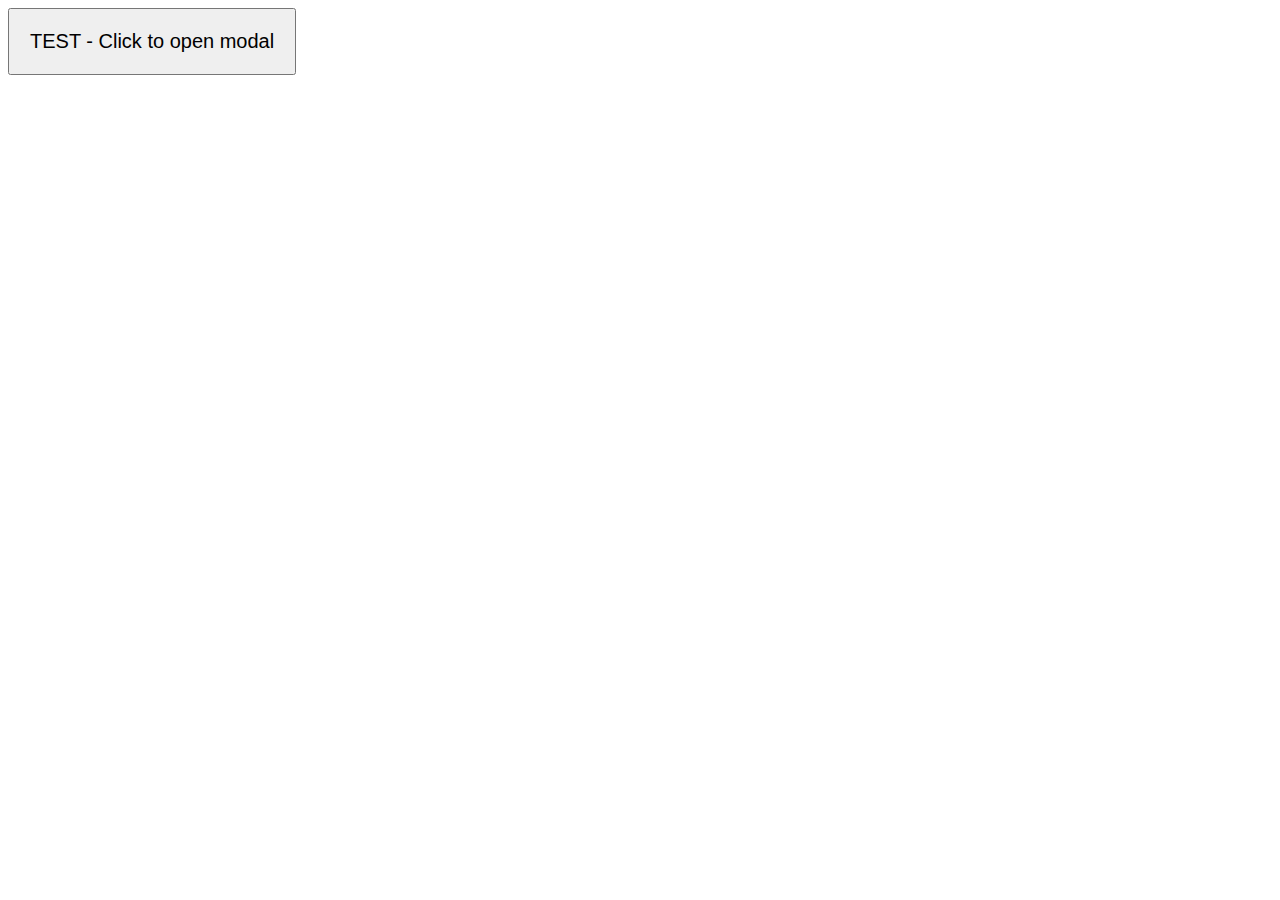
<file: Test modal.html>
<!DOCTYPE html>
<html>
<head>
<style>
.overlay { display: none; position: fixed; inset: 0; z-index: 9999; background: rgba(0,0,0,0.8); }
.overlay.active { display: flex; align-items: center; justify-content: center; }
.panel { background: white; width: 90%; max-width: 800px; height: 80vh; border-radius: 20px; padding: 20px; position: relative; }
.close { position: absolute; top: 10px; right: 10px; font-size: 30px; cursor: pointer; background: red; color: white; border: none; width: 40px; height: 40px; border-radius: 50%; }
iframe { width: 100%; height: 100%; border: none; }
.test-button { padding: 20px; font-size: 20px; cursor: pointer; }
</style>
</head>
<body>

<button class="test-button" id="testBtn">TEST - Click to open modal</button>

<div id="overlay" class="overlay">
  <div class="panel">
    <button class="close" id="closeBtn">×</button>
    <iframe src="privacy.html"></iframe>
  </div>
</div>

<script>
document.getElementById('testBtn').onclick = function() {
  console.log('Button clicked!');
  document.getElementById('overlay').classList.add('active');
};

document.getElementById('closeBtn').onclick = function() {
  console.log('Close clicked!');
  document.getElementById('overlay').classList.remove('active');
};
</script>

</body>
</html>
</file>
<file: style.css>
body {
  font-family: Arial, sans-serif;
  margin: 0;
  background: #f5f5f5;
  color: #333;
}

header {
  background: #222;
  color: white;
  text-align: center;
  padding: 2rem;
}

.profile-pic {
  width: 180px;
  height: 180px;
  border-radius: 50%;
  border: 4px solid white;
  object-fit: cover;
}

.bio-card,
.skills-card {
  background: white;
  color: #333;
  max-width: 320px;
  margin: 1rem auto;
  padding: 1rem;
  border-radius: 10px;
  box-shadow: 0 4px 10px rgba(0,0,0,0.2);
}

.skills-icons {
  display: flex;
  justify-content: center;
  flex-wrap: wrap;
  gap: 0.5rem;
}

.skill {
  background: #eee;
  padding: 0.5rem 0.8rem;
  border-radius: 6px;
  font-weight: bold;
}

/* ===== Snake Game ===== */

#snake-game {
  text-align: center;
  padding: 2rem;
}

.snake-wrapper {
  position: relative;
  display: inline-block;
  margin-top: 1rem;
}

#snake-canvas {
  background: #111;
  border-radius: 10px;
}

#snake-overlay {
  position: absolute;
  inset: 0;
  background: rgba(0,0,0,0.85);
  color: white;
  display: flex;
  flex-direction: column;
  justify-content: center;
  align-items: center;
}

.hidden {
  display: none;
}

button {
  padding: 0.5rem 1rem;
  margin-top: 1rem;
  cursor: pointer;
}

/* ===== Projects ===== */

#projects {
  background: #2b2b2b;
  color: white;
  padding: 2rem;
  text-align: center;
}

#project-list {
  display: flex;
  flex-wrap: wrap;
  justify-content: center;
  gap: 1rem;
}

.project-card {
  background: #3a3a3a;
  padding: 1rem;
  width: 220px;
  border-radius: 8px;
}

.project-card a {
  color: #4da6ff;
  text-decoration: none;
}

footer {
  background: #222;
  color: white;
  text-align: center;
  padding: 1rem;
}
</file>
